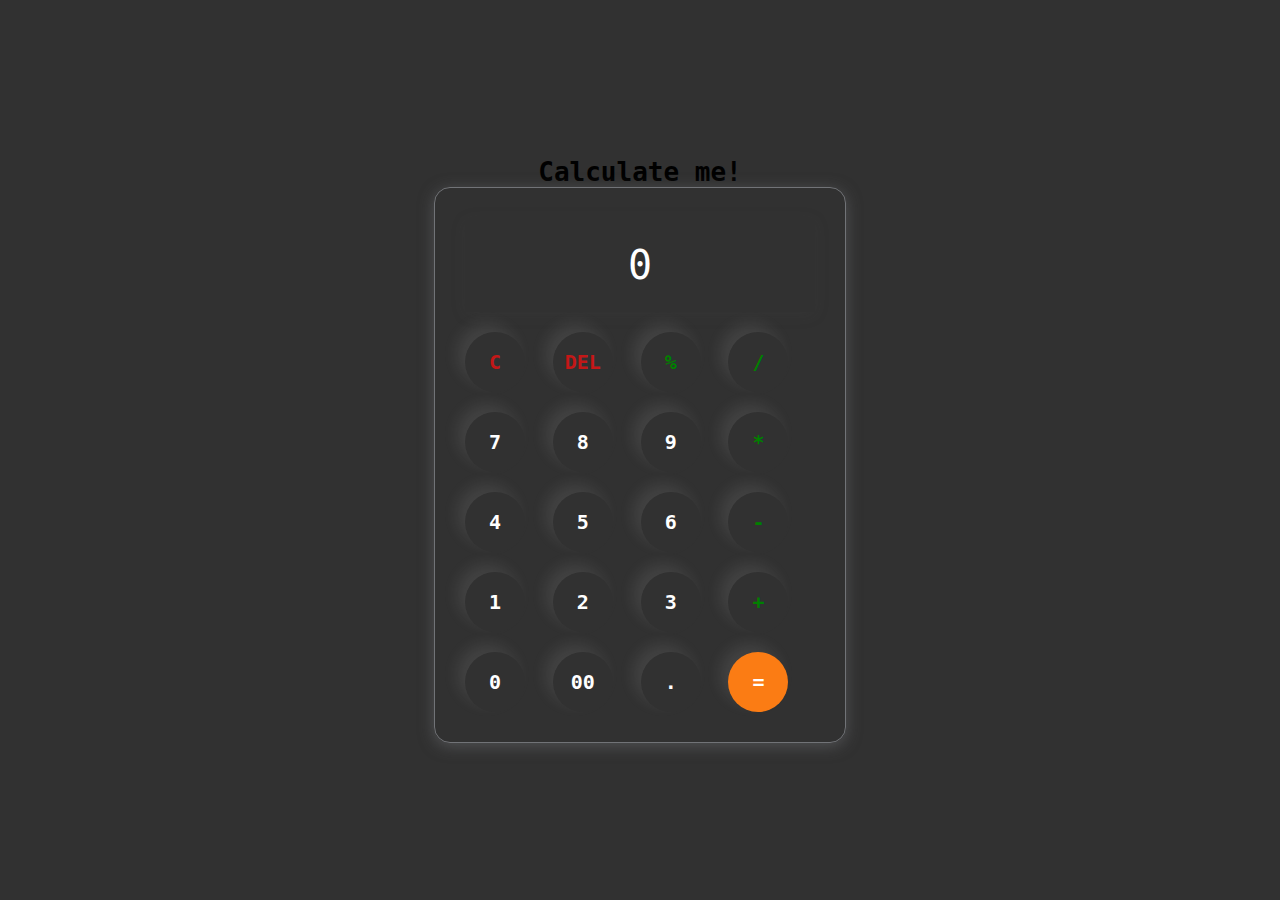
<file: Calculator/index.html>
<!DOCTYPE html>
<html lang="en">

<head>
    <meta charset="UTF-8">
    <meta name="viewport" content="width=device-width, initial-scale=1.0">
    <link rel="shortcut icon" href="favicon.ico" type="image/x-icon">
    <link rel="stylesheet" href="style.css">
    <title>calculator</title>
</head>

<body>
    <h1 class="center">Calculate me!</h1>
    <div class="calculator">
        <div class="input">
            <input type="text" class="input" placeholder="0" id="input">
        </div>
        <div class="logic">
            <div class="row">
                <button class="button clear">C</button>
                <button class="button clear">DEL</button>
                <button class="button op">%</button>
                <button class="button op">/</button>
            </div>
            <div class="row">
                <button class="button">7</button>
                <button class="button">8</button>
                <button class="button">9</button>
                <button class="button op">*</button>
            </div>
            <div class="row">
                <button class="button">4</button>
                <button class="button">5</button>
                <button class="button">6</button>
                <button class="button op">-</button>
            </div>
            <div class="row">
                <button class="button">1</button>
                <button class="button">2</button>
                <button class="button">3</button>
                <button class="button op">+</button>
            </div>
            <div class="row">
                <button class="button">0</button>
                <button class="button">00</button>
                <button class="button">.</button>
                <button class="button equalbtn">=</button>
            </div>
        </div>
    </div>


    <script src="script.js"></script>
</body>

</html>
</file>
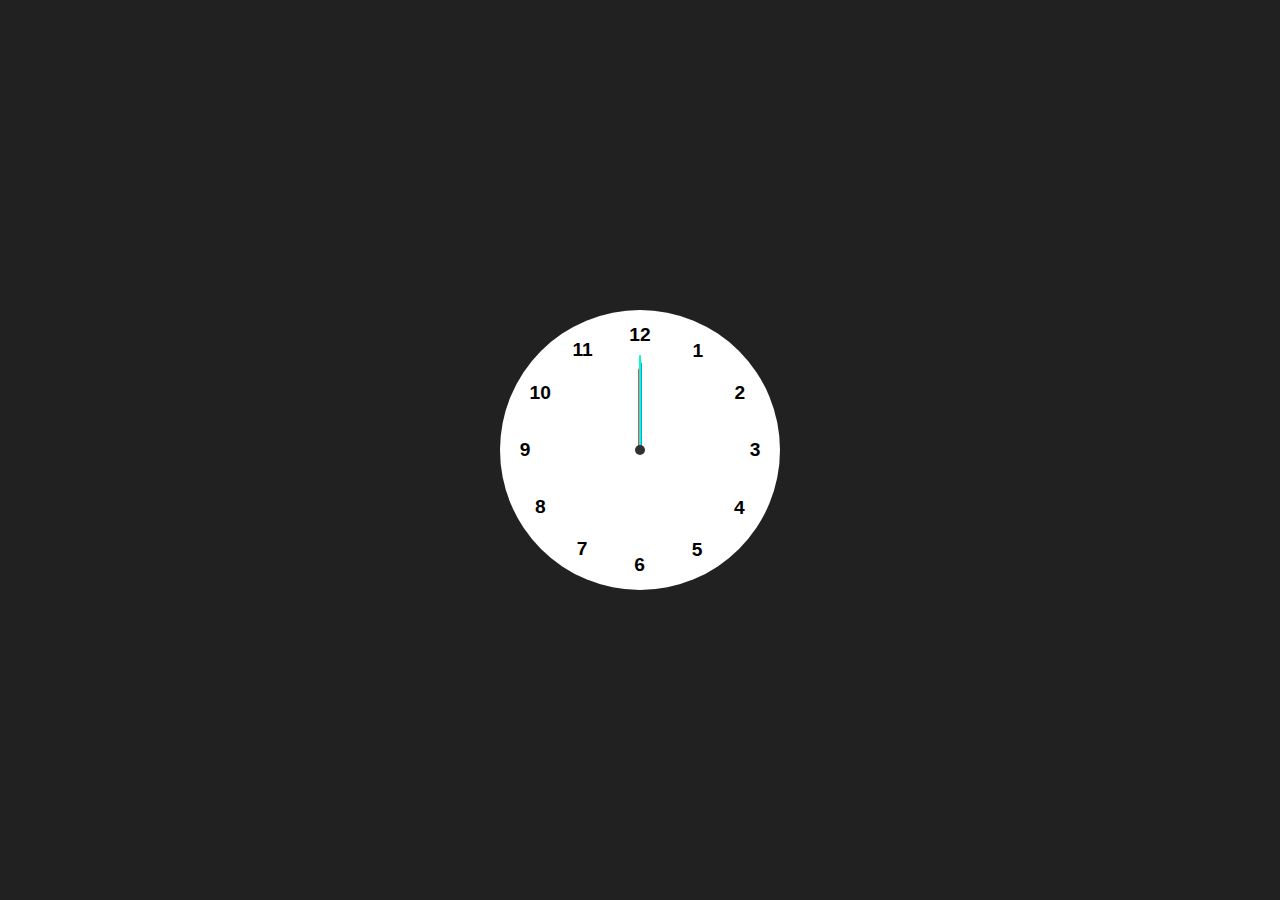
<file: Digital-clock/index.html>
<!DOCTYPE html>
<html lang="en">

<head>
    <meta charset="UTF-8">
    <meta name="viewport" content="width=device-width, initial-scale=1.0">
    <link rel="stylesheet" href="style.css">
    <title>Analog-Clock</title>
</head>

<body>
    <div class="container">
        <div class="clock">
            <div style="--clr: #ff3d58;  --h:82px; --w:4px " class="hand" id="hour"><i></i></div>
            <div style="--clr: #00a6ff; --h:88px;  --w:3px " class="hand" id="min"><i></i></div>
            <div style="--clr: #00ffbb ; --h:95px;  --w:2px " class="hand" id="sec"><i></i></div>

            <span style=" --i:1"><b>1</b></span>
            <span style=" --i:2"><b>2</b></span>
            <span style=" --i:3"><b>3</b></span>
            <span style=" --i:4"><b>4</b></span>
            <span style=" --i:5"><b>5</b></span>
            <span style=" --i:6"><b>6</b></span>
            <span style=" --i:7"><b>7</b></span>
            <span style=" --i:8"><b>8</b></span>
            <span style=" --i:9"><b>9</b></span>
            <span style=" --i:10"><b>10</b></span>
            <span style=" --i:11"><b>11</b></span>
            <span style=" --i:12"><b>12</b></span>
        </div>

    </div>
    <script src="script.js"></script>
</body>

</html>
</file>
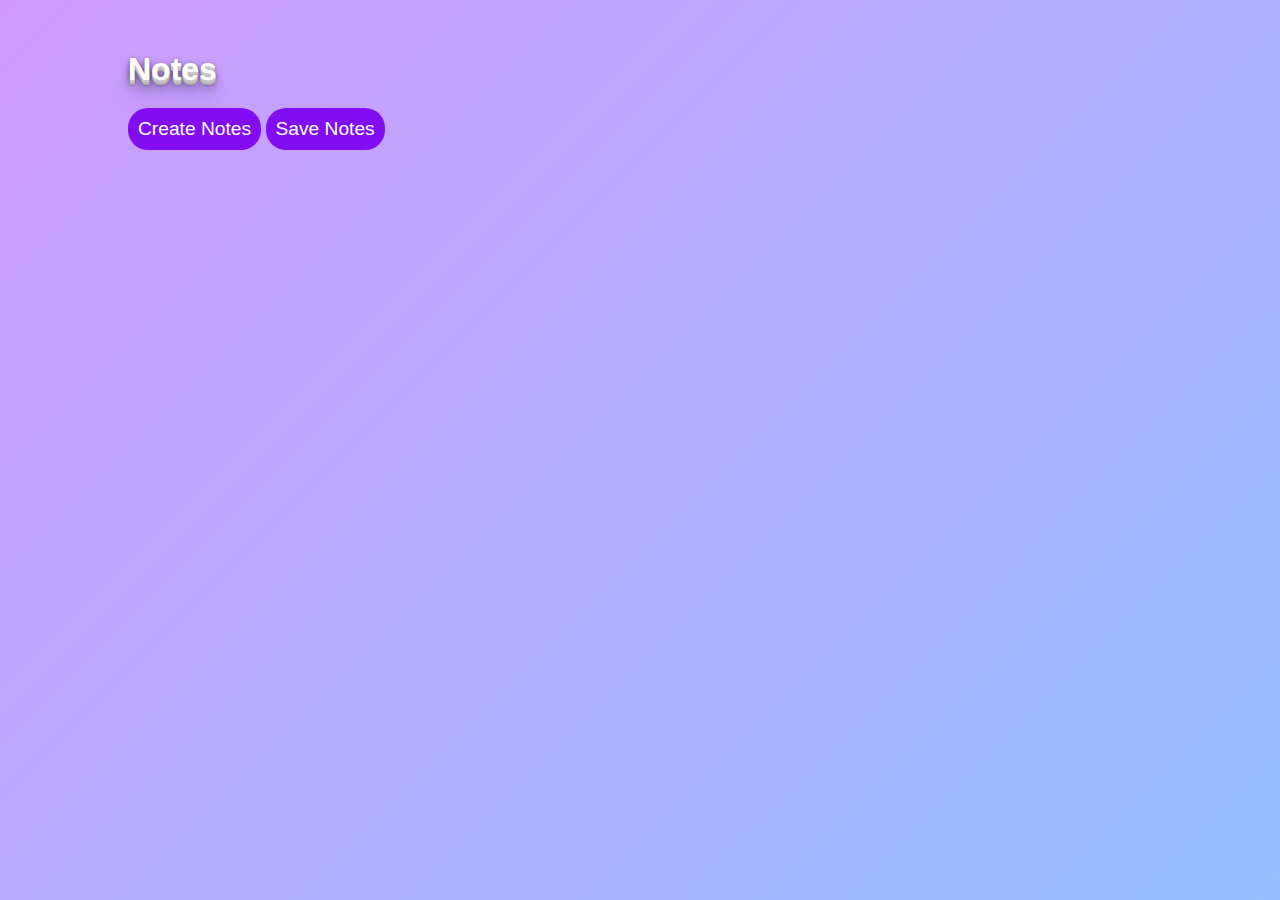
<file: Note-Malinkg-App/index.html>
<!DOCTYPE html>
<html lang="en">

<head>
    <meta charset="UTF-8">
    <meta name="viewport" content="width=device-width, initial-scale=1.0">
    <link rel="stylesheet" href="style.css">
    <link rel="stylesheet" href="https://cdnjs.cloudflare.com/ajax/libs/font-awesome/6.3.0/css/all.min.css">

    <title>Save Your Notes</title>
</head>

<body>
    <div class="container">
        <h1><span class="Notes">Notes</span></h1>
        <button class="btn">Create Notes</button>
        <button class="save">Save Notes</button>

        <div class="note-container">

        </div>
    </div>
    <script src="script.js"></script>
</body>

</html>
</file>
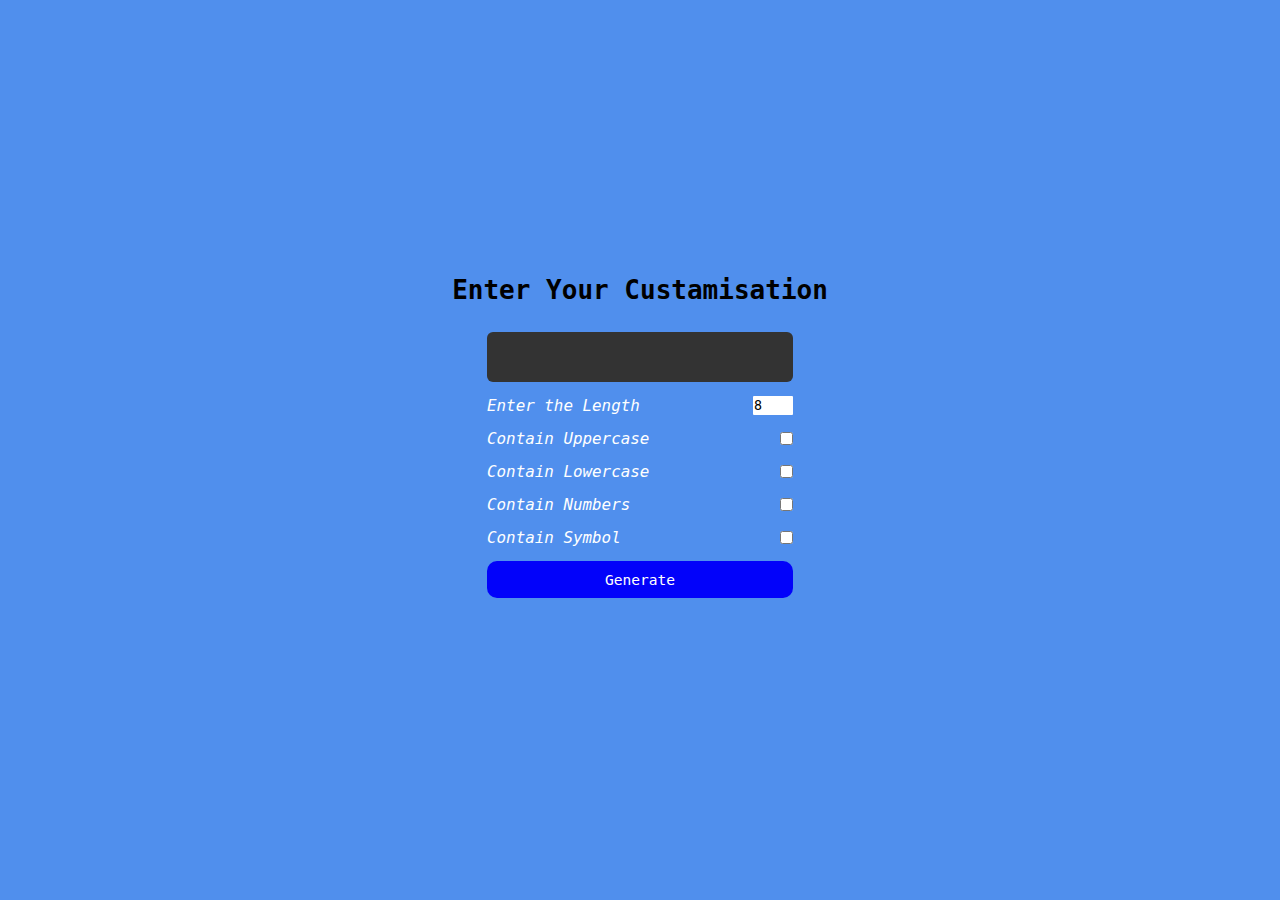
<file: Passward-Generator/index.html>
<!DOCTYPE html>
<html lang="en">

<head>
    <meta charset="UTF-8">
    <meta name="viewport" content="width=device-width, initial-scale=1.0">
    <link rel="stylesheet" href="style.css">
    <title>Generate your Password</title>
</head>

<body>
    <div class="container">
        <h1>Enter Your Custamisation</h1>
        <div class="main">
            <div class="row" id="row1">
                <span id="pass-box"></span>
            </div>
            <div class="row" id="row2">
                <label for="number"> Enter the Length</label>
                <input type="number" name="num" id="number" value="8">
            </div>
            <div class="row" id="row3">
                <label for="Uppercase">Contain Uppercase</label>
                <input type="checkbox" id="Uppercase">
            </div>
            <div class="row" id="row4">
                <label for="Lowercase">Contain Lowercase</label>
                <input type="checkbox" id="Lowercase">
            </div>
            <div class="row" id="row5">
                <label for="Number">Contain Numbers</label>
                <input type="checkbox" id="Number">
            </div>
            <div class="row" id="row6">
                <label for="Symbol">Contain Symbol</label>
                <input type="checkbox" id="Symbol">
            </div>
            <div class="row" id="row7">
                <button class="btn">Generate</button>
            </div>
        </div>
    </div>
    <script src="script.js"></script>
</body>

</html>
</file>
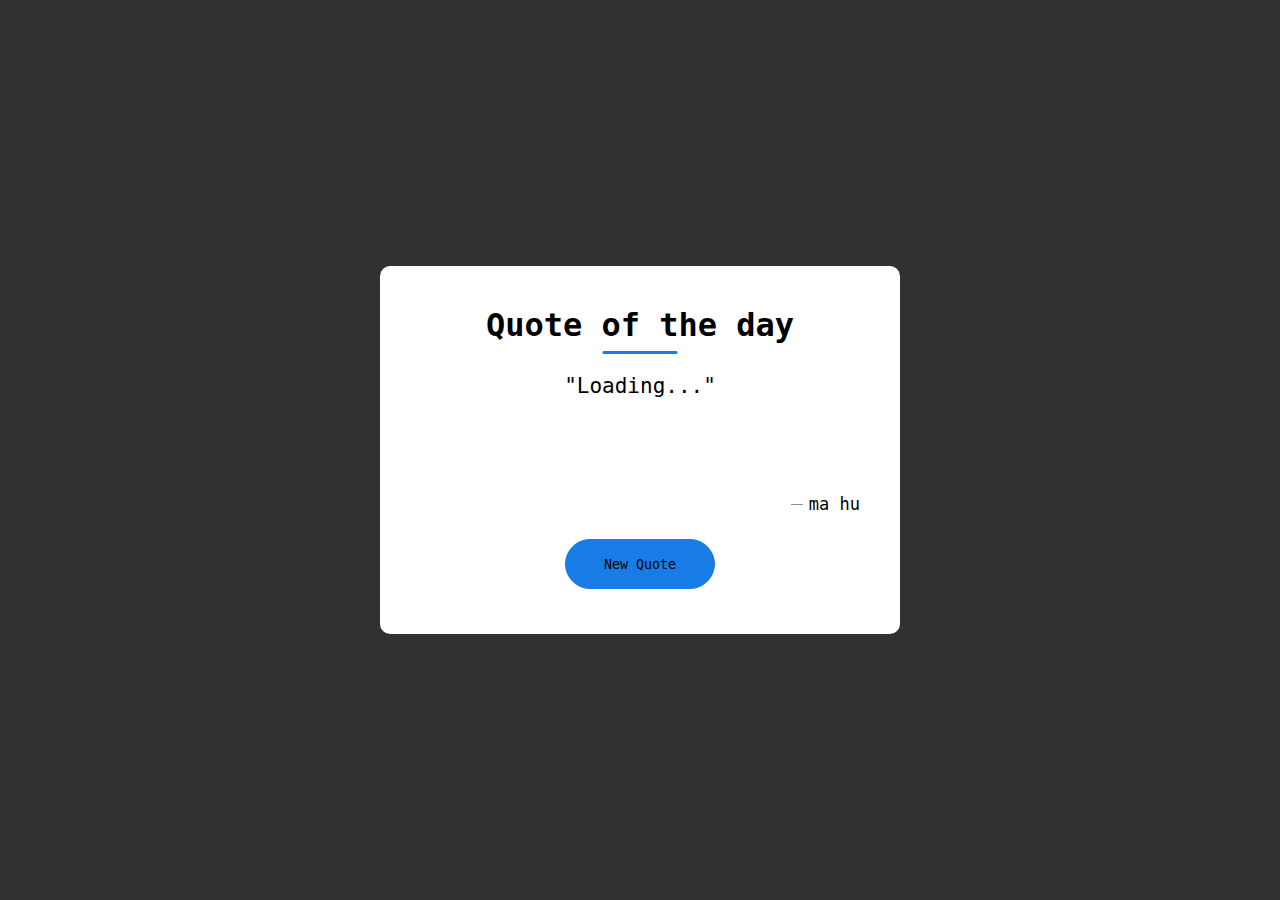
<file: Quote-Generator/index.html>
<!DOCTYPE html>
<html lang="en">
<head>
    <meta charset="UTF-8">
    <meta name="viewport" content="width=device-width, initial-scale=1.0">
    <link rel="stylesheet" href="style.css">
    <title>Quote of the Day</title>
</head>
<body>
    <div class="quote-box">
        <h2>Quote of the day</h2>
        <blockquote class="quote" id="quote-hai">Loading...</blockquote>
        <span class="author">ma hu</span>
        <div>
            <button id="new">New Quote</button>
        </div>
    </div>
    <script src="script.js"></script>
</body>
</html>
</file>
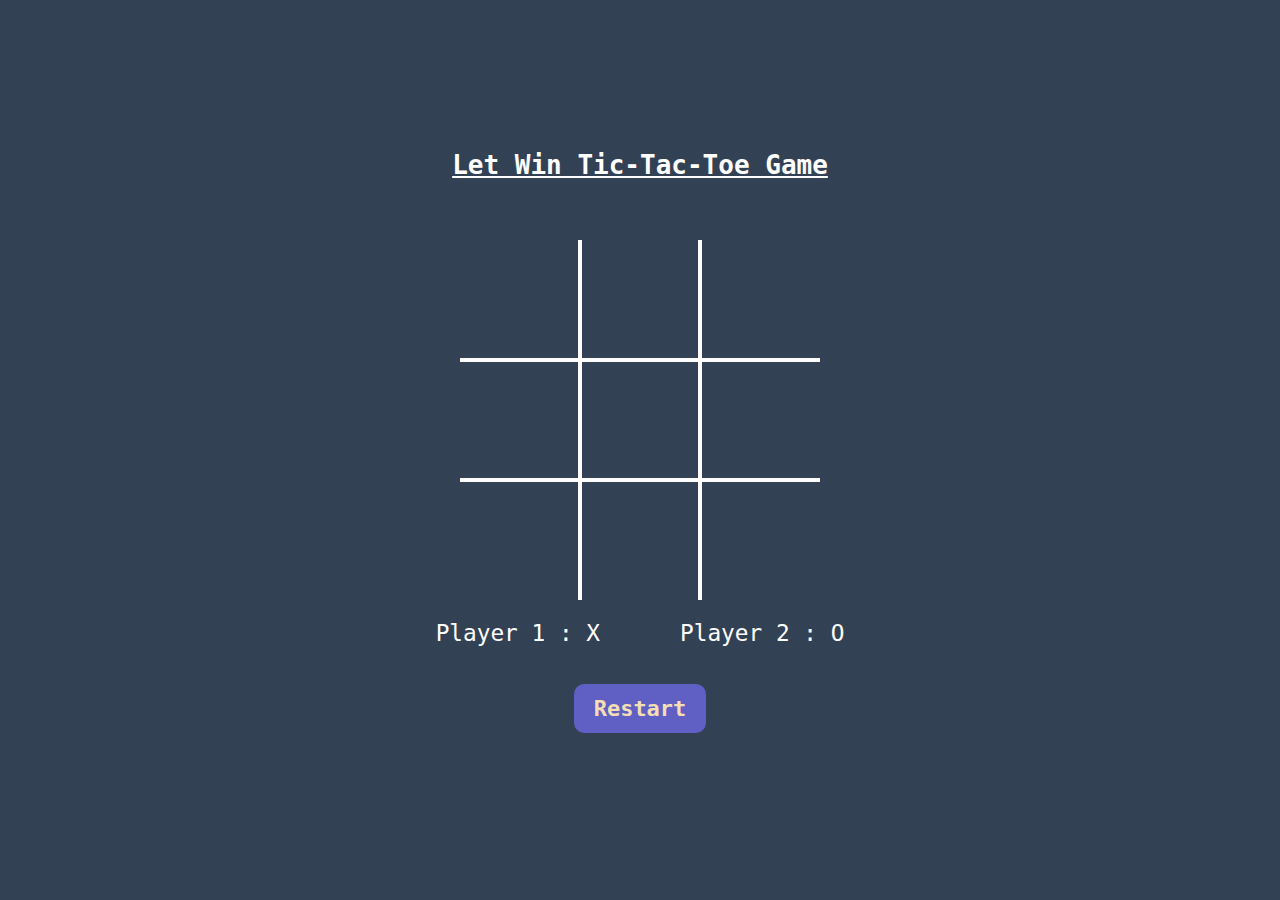
<file: Tic-Tac-Toe/index.html>
<!DOCTYPE html>
<html lang="en">
<head>
    <meta charset="UTF-8">
    <meta name="viewport" content="width=device-width, initial-scale=1.0">
    <link rel="stylesheet" href="style.css">
    <title>Tic-Tac-Toe</title>
</head>
<body>
    <div class="container">
        <h1>Let Win  Tic-Tac-Toe Game</h1>
        <div class="game-bord">
            <div class="cell"></div>
            <div class="cell"></div>
            <div class="cell"></div>
            <div class="cell"></div>
            <div class="cell"></div>
            <div class="cell"></div>
            <div class="cell"></div>
            <div class="cell"></div>
            <div class="cell"></div>
        </div>
        <div class="game-player">
            <div class="player player1">Player 1 : </div>
            <div class="player player2">Player 2 : </div>
        </div>
        <button class="restartbtn">Restart</button>
        </div>
        <div class="alert">Alert</div>
    </div>
    <script src="script.js"></script>
</body>
</html>
</file>
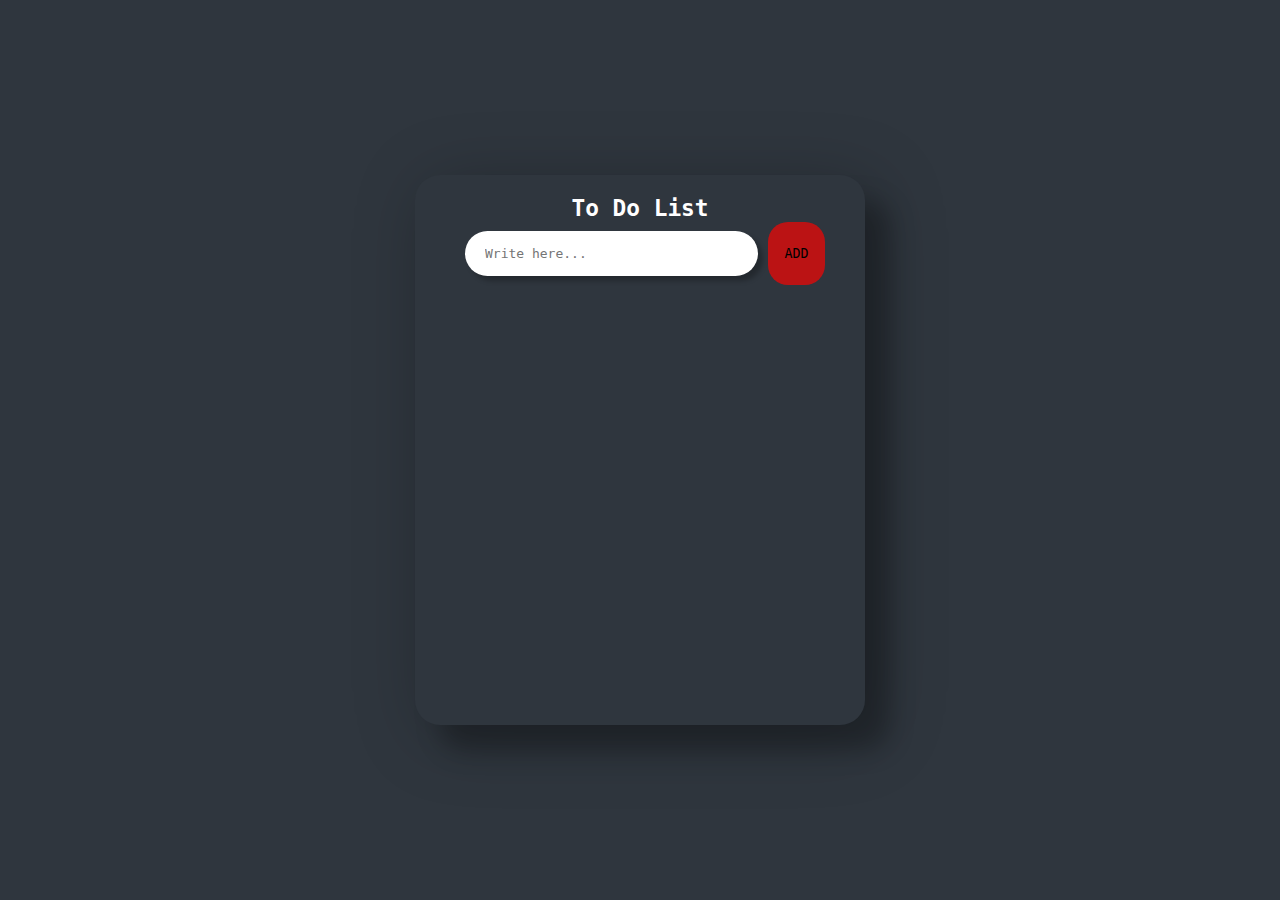
<file: To-DO-App/index.html>
<!DOCTYPE html>
<html lang="en">

<head>
    <meta charset="UTF-8">
    <meta name="viewport" content="width=device-width, initial-scale=1.0">
    <title>To-Do : Add your Events</title>
    <link rel="stylesheet" href="style.css">
</head>

<body>
    <div class="container">
        <div class="box">
            <h2>To Do List</h2>
            <div class="input">
                <input type="text" name="" id="inputbox" placeholder="Write here...">
                <button class="add">ADD</button>
            </div>

            <ul id="list"></ul>
        </div>
    </div>
    <script src="script.js"></script>
</body>

</html>
</file>
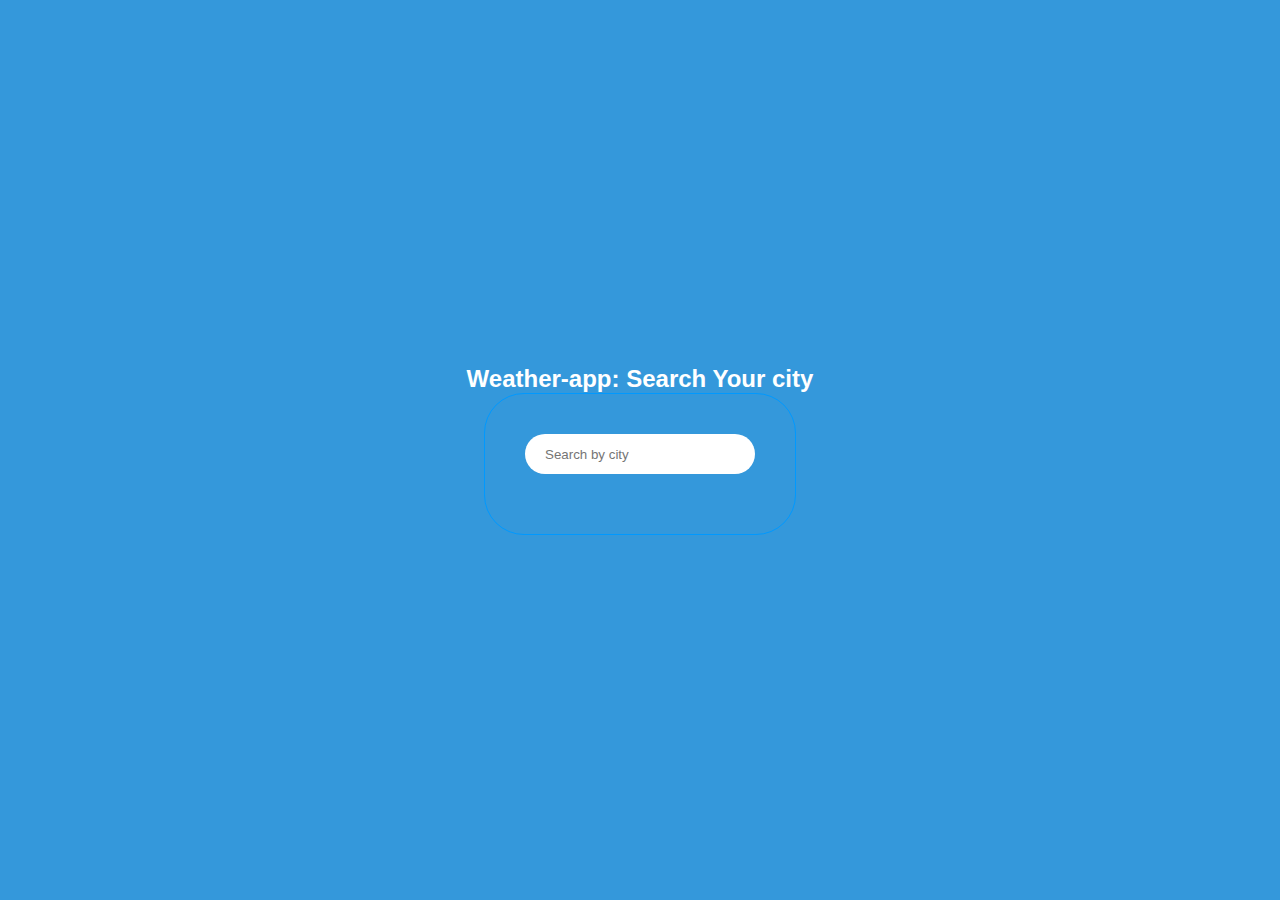
<file: Wether-app/index.html>
<!DOCTYPE html>
<html lang="en">

<head>
    <meta charset="UTF-8">
    <meta name="viewport" content="width=device-width, initial-scale=1.0">
    <link rel="stylesheet" href="style.css">
    <title>Weather-app</title>
</head>

<body>
    <div class="container">
        <h2>Weather-app: Search Your city</h2>
       <main>
        <form action="">
            <input type="search" id="city" placeholder="Search by city">
        </form>
        <div class="data">
            <!-- <div class="Temp same">temp</div>
            <div class="maindata"><span class="same">Img</span> <span class="same">Clear</span>
            </div>
            <div class="wind same">Wind speed</div>
            <div class="humidity same">humadity</div> -->
        </div>
       </main>
    </div>
    <script src="script.js"></script>
</body>

</html>
</file>
<file: Calculator/style.css>
* {
    margin: 0;
    padding: 0;
    box-sizing: border-box;
    font-family: monospace;
  }
  .center {
    text-align: center;
  }
  body{
      width: 100%;
      height: 100vh;
      display: flex;
      flex-direction: column;
      justify-content: center;
      align-items: center;
      background-color: #313131;
  }
  .calculator{
      border: 1px solid #717377;
      padding: 20px;
      border-radius: 16px;
      background:transparent;
      box-shadow: 0px 3px 15px rgba(113, 115, 119,0.5);
  }
  input{
      width: 350px;
      border: none;
      padding: 24px;
      margin: 10px;
      background: transparent;
      box-shadow: 0px 3px 15px rgba(84, 84, 84,0.1);
      font-size: 40px;
      text-align: center;
      cursor: pointer;
      color: #fff;
  }
  input::placeholder{
      color: #fff;
  }
  button{
      border: none;
      width: 60px;
      height: 60px;
      margin: 10px;
      border-radius: 50%;
      background: transparent;
      color: #ffffff;
      font-size: 20px;
      box-shadow: -8px -8px 15px rgba(225, 225, 225, 0.1);
      cursor: pointer;
      font-weight: bold;
  }
  .equalbtn{
      background-color: #fb7c14;
  }
  .clear{
     color: rgba(231, 18, 18, 0.816);
  }
  .op{
      color: green;
  }
</file>
<file: Digital-clock/style.css>
* {
  margin: 0;
  padding: 0;
  box-sizing: border-box;
  font-family: sans-serif;
  color: #fff;
}
.container {
  position: relative;
  min-height: 100vh;
  width: 100%;
  display: flex;
  justify-content: center;
  align-items: center;
  background-color: #212121;
}
.clock {
  width: 280px;
  height: 280px;
  border-radius: 50%;
  background-color: #fff;
  border: 2px solid rgba(255, 255, 255, 0.25);
  position: absolute;
  display: flex;
  justify-content: center;
  align-items: center;
}
b {
  color: black;
}
.clock span {
  position: absolute;
  transform: rotate(calc(30deg * var(--i)));
  inset: 12px;
  text-align: center;
}

.clock span b {
  transform: rotate(calc(-30deg * var(--i)));
  display: inline-block;
  font-size: 1.2rem;
}
.clock::before {
  content: "";
  position: absolute;
  width: 10px;
  height: 10px;
  border-radius: 50%;
  background-color: #313131;
  z-index: 2;
}
.hand{
    position: absolute;
    display: flex;
    justify-content: center;
    align-items: flex-end;
}
.hand i{
    position: absolute;
    background-color: var(--clr);
    height: var(--h);
    width:  var(--w);
    border-radius: 8px;
}
</file>
<file: Note-Malinkg-App/style.css>
* {
  margin: 0;
  padding: 0;
  box-sizing: border-box;
  font-family: sans-serif;
}
body::-webkit-scrollbar{
    display: none;
}
.container {
  width: 100%;
  min-height: 100vh;
  background: linear-gradient(135deg, #cf9aff, #95c0ff);
  columns: #ffffff;
  padding-top: 4%;
  padding-left: 10%;
}
.Notes {
  color: #ffffff;
  text-shadow: 0 1px 0 #cccccc, 0 2px 0 #c9c9c9, 0 3px 0 #bbb, 0 4px 0 #b9b9b9,
    0 5px 0 #aaa, 0 6px 1px rgba(0, 0, 0, 0.1), 0 0 5px rgba(0, 0, 0, 0.1),
    0 1px 3px rgba(0, 0, 0, 0.3), 0 3px 5px rgba(0, 0, 0, 0.2),
    0 5px 10px rgba(0, 0, 0, 0.25), 0 10px 10px rgba(0, 0, 0, 0.2),
    0 20px 20px rgba(0, 0, 0, 0.15);
  color: #ffffff;
}
button {
  padding: 10px;
  border-radius: 20px;
  background-color: #830df2;
  border: none;
  outline: none;
  margin-top: 20px;
  color: #ffffff;
  font-size: 1.2rem;
  cursor: pointer;
}
.note-container {
  display: flex;
  flex-wrap: wrap;
}
.note {
  position: relative;
  height: 140px;
  min-width: 35rem;
  background-color: #ffffff;
  margin: 10px;
  padding: 8px;
  border-radius: 6px;
  outline: none;
  overflow: auto;
}
.notes i {
  width: 25px;
  position: absolute;
  bottom: 10px;
  right: 2px;
}
.trans{
    cursor: pointer;
}
textarea::-webkit-scrollbar{
    display: none;
}
textarea{
    width: 95%;
    height: 95%;
    border: none;
    outline: none;
    padding: 10px;
    line-height: 1.5;
    font-family: monospace;
    font-size: 0.90rem;
    resize: none;
}
</file>
<file: Passward-Generator/style.css>
* {
  margin: 0;
  padding: 0;
  box-sizing: border-box;
  font-family: monospace;
}
.container {
  height: 100vh;
  width: 100%;
  display: flex;
  flex-direction: column;
  align-items: center;
  justify-content: center;
  background-color: rgba(43, 119, 233, 0.822);
}
.main {
  height: 300px;
  width: 320px;
  margin-top: 20px;
}
.row {
  padding: 7px;
  display: flex;
  justify-content: space-between;
}
button {
  color: white;
  font-size: 1.12rem;
  background-color: rgb(2, 2, 250);
  padding: 10px;
  border-radius: 10px;
  width: 100%;
  border: none;
  outline: none;
}
#row1 span{
    width: 100%;
    height: 50px;
    border-radius: 6px;
    background: #333;
    display: flex;
    justify-content: center;
    align-items: center;
}
label{
    font-size: 1.22rem;
    color: white;
    font-style: oblique;
}
#number{
    width: 40px;
    border: none;
    padding: 1px;
    outline: none;
    border-radius: 1px;
}
#pass-box{
   font-size: 1.45rem;
   color: #fff;
}
</file>
<file: Quote-Generator/style.css>
* {
  margin: 0;
  padding: 0;
  box-sizing: border-box;
  font-family: monospace;
}
body{
    width: 100%;
    height: 100vh;
    display:flex;
    align-items: center;
    justify-content: center;
    background-color: #313131;
}
.quote-box{
    padding: 40px;
    background-color: #fff;
    position: absolute;
    width: 40rem;
    text-align: center;
    border-radius: 10px;
    box-shadow: 0 10px 20px 0px rgba(0,0,0,o.15);
    position: relative;
}
.quote-box h2{
    margin-bottom: 30px;
    font-size: 32px;
    position: relative;
}
.quote-box h2::after{
    content: '';
    width: 75px;
    height: 3px;
    border-radius: 3px;
    background: rgb(23, 124, 229);
    position: absolute;
    bottom: -10px;
    left:50%;
    transform: translate(-50%);
}
.quote{
    font-size: 21px;
    min-height: 110px;
}
.quote::before,.quote::after{
    content: '"';
}
.author{
    display: block;
    font-size: 17px;
    margin-top: 10px;
    position: relative;
    float: right;
}
.author::before{
    content: '';
    width: 12px;
    height: 1px;
    background-color: rgb(141, 146, 152);
    position: absolute;
    top: 50%;
    left:-18px;
}

.quote-box div{
    width: 100%;
    margin-top: 50px;
    display: flex;
    justify-content: center;
}
.quote-box button{
   background: rgb(23, 124, 229);
   columns: #fff;
   border-radius: 25px;
   border:  1px solid rgb(23, 124, 229) ;
   display: flex;
   align-items: center;
   justify-content: center;
   margin: 5px;
   cursor: pointer;
   width: 150px;
   height: 50px;
}
</file>
<file: Tic-Tac-Toe/style.css>
* {
  margin: 0;
  padding: 0;
  box-sizing: border-box;
  font-family: monospace;
}
body {
  background-color: #334155;
  color: #ffffff;
}
.container {
  min-height: 100vh;
  width: 100%;
  display: flex;
  flex-direction: column;
  align-items: center;
  gap: 20px;
  justify-content: center;
  position: relative;
}
.container h1 {
  margin-bottom: 40px;
  text-decoration: underline;
}
.game-bord {
  display: grid;
  grid-template-columns: repeat(3, 120px);
}

.cell {
  border: 2px solid white;
  display: flex;
  justify-content: center;
  align-items: center;
  padding: 30px;
  font-size: 50px;
  height: 120px;
  cursor: pointer;
}
.cell:first-child,
:nth-child(2),
:nth-child(3) {
  border-top: none;
}
.cell:nth-child(3n) {
  border-right: none;
}
.cell:nth-child(1),
:nth-child(4),
:nth-child(7) {
  border-left: none;
}
.cell:nth-child(7),
:nth-child(8),
:nth-child(9) {
  border-bottom: none;
}
.game-player {
  display: flex;
  justify-content: space-between;
  gap: 20px;
  font-size: 1.75rem;
}
.player {
  margin-inline: 30px;
}
.restartbtn {
  border: none;
  outline: none;
  background-color: #5f5fc4;
  color: wheat;
  font-size: 22px;
  font-weight: 700;
  margin-block: 18px;
  border-radius: 10px;
  padding-inline: 20px;
  padding-block: 12px;
  cursor: pointer;
}
.restartbtn:hover {
  background-color: #1111dc;
}
.alert {
  position: absolute;
  top: 0;
  width: 100%;
  background-color: gray;
  color: #fff;
  padding: 10px;
  height: 45px;
  display: none;
  text-align: center;
  font-size: 1.75rem;
}
.disabled {
  background-color: #476a9b80;
}
/* Responsive */
@media (max-width: 400px) {
  .game-bord {
    display: grid;
    grid-template-columns: repeat(3, 85px);
  }
  .cell {
    padding: 20px;
    font-size: 40px;
    height: 100px;
    cursor: pointer;
  }
  .container h1 {
    font-size: 18px;
  }
}
</file>
<file: To-DO-App/style.css>
* {
  margin: 0;
  padding: 0;
  box-sizing: border-box;
  font-family: monospace;
}
body {
  width: 100%;
  height: 100vh;
  display: flex;
  flex-direction: column;
  align-items: center;
  justify-content: center;
  background-color: #2f363e;
}
.box {
  width: 450px;
  height: 550px;
  border-radius: 25px;
  background: #2f363e;
  padding: 20px 40px;
  box-shadow: 25px 25px 25px rgba(0, 0, 0, 0.25),
    10px 10px 70px rgba(0, 0, 0, 0.25);
}
.box{
  overflow: auto;
}
h2 {
  position: relative;
  width: 100%;
  font-weight: 600;
  text-align: center;
  font-size: 1.75rem;
  color: #fff;
}
.input {
  display: flex;
  align-items: center;
}
.add {
  background-color: rgba(219, 11, 11, 0.815);
  border-radius: 20px;
  width: 20%;
  height: 7vh;
  border: none;
  outline: none;
}
#inputbox {
  width: 100%;
  border: none;
  outline: none;
  padding: 15px 20px;
  border-radius: 25px;
  font-size: 1rem;
  margin: 10px;
  box-shadow: 5px 5px 5px rgba(0, 0, 0, 0.25);
}
li {
  position: relative;
  color: #fff;
  font-size: 1.55rem;
 list-style: none;
  background-color: #3023239c;
  padding: 8px;
  border-radius: 20px;
  width: calc(95% - 35px);
  margin: 8px;
}
li::before{
  position: absolute;
  height: 28px;
  width: 28px;
  border-radius: 50%;
  background-color: white;
  border: 0.1px solid gray;
}
ul li span{
  position: absolute;
  right: 0;
  top: 0px;
  width: 40px;
  height: 40px;
  color: #55555595;
  line-height: 40px;
  text-align: center;
  font-size: 22px;
  cursor: pointer;
}
ul li span:hover{
  color: #555555ef;
  cursor: pointer;
}
</file>
<file: Wether-app/style.css>
* {
  margin: 0;
  padding: 0;
  box-sizing: border-box;
  font-family: "Gill Sans", "Gill Sans MT", Calibri, "Trebuchet MS", sans-serif;
}
.container {
  height: 100vh;
  width: 100%;
  display: flex;
  align-items: center;
  justify-content: center;
  background: #3498db;
  flex-direction: column;
}
main {
  border: 1px solid #0099ff;
  padding: 40px;
  border-radius: 40px;
  /* text-align: center; */
}
h2 {
  color: white;
}
input {
  width: 230px;
  height: 2rem;
  border: none;
  outline: none;
  border-radius: 20px;
  padding: 20px;
  position: relative;
}
.maindata {
  display: flex;
  justify-content: space-between;
  align-items: flex-start;
}
.Temp {
  font-size: 1.75rem;
  color: #fff;
}
.same {
  color: #fff;
  font-size: 16px;
}
.data{
    margin-top: 20px;
}
</file>
